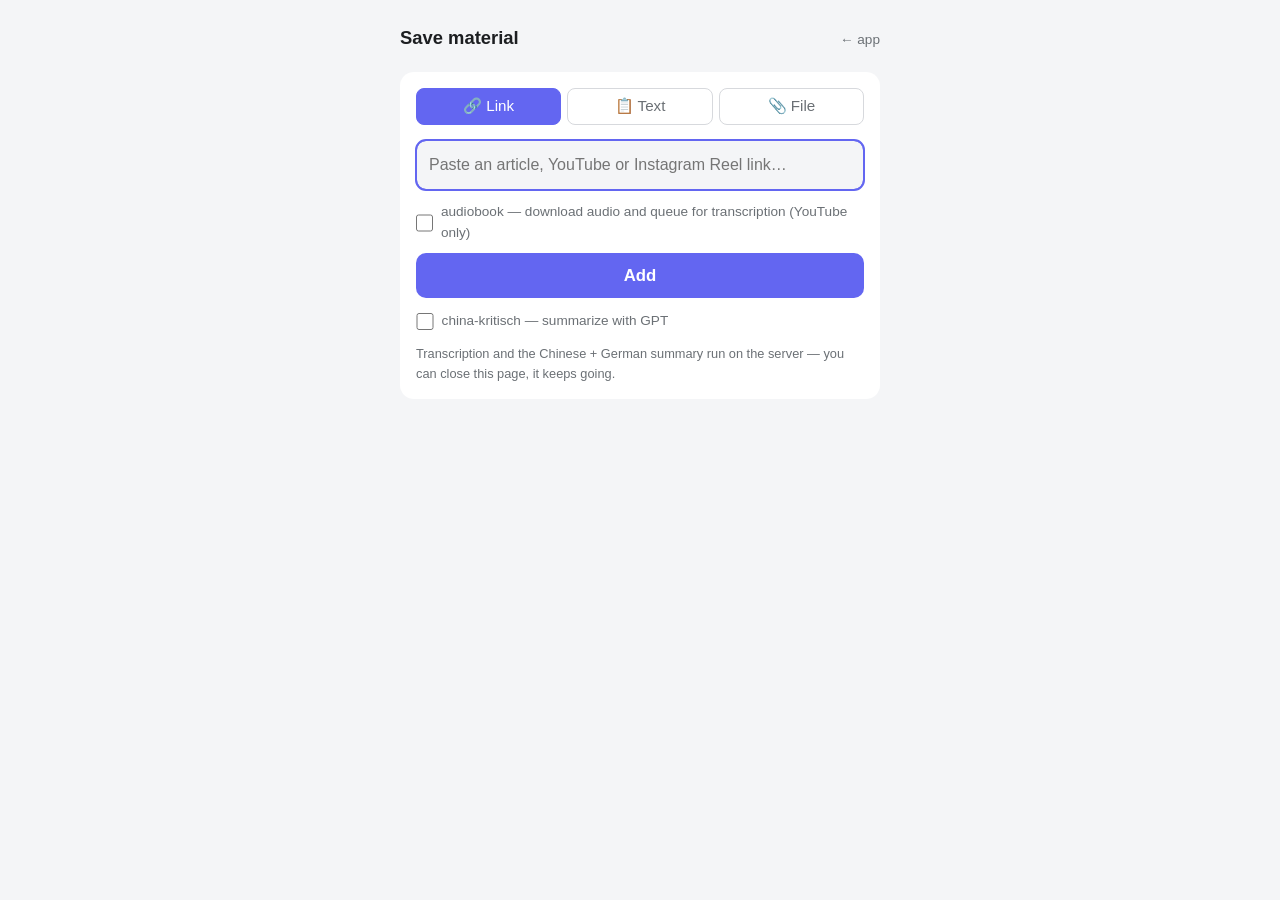
<file: static/save.html>
<!DOCTYPE html>
<html lang="en">
<head>
<meta charset="utf-8">
<meta name="viewport" content="width=device-width, initial-scale=1, maximum-scale=1, user-scalable=no, viewport-fit=cover">
<script src="/static/nozoom.js?v=1"></script>
<title>Save material</title>
<link rel="icon" href="/static/logo.svg" type="image/svg+xml">
<link rel="apple-touch-icon" href="/static/logo.svg">
<!-- Saved to the iPhone home screen this opens without Safari's chrome (#681). -->
<meta name="apple-mobile-web-app-capable" content="yes">
<meta name="apple-mobile-web-app-title" content="Save">
<meta name="theme-color" content="#6366f1">
<style>
  :root { color-scheme: light dark; --bg:#f4f5f7; --card:#fff; --fg:#1c1e21; --muted:#6b7075;
          --line:#d7d9dd; --accent:#6366f1; --ok:#1f7a44; --err:#a3232b;
          --ok-bg:#e6f4ec; --err-bg:#fdecee; }
  @media (prefers-color-scheme: dark) {
    :root { --bg:#16181c; --card:#232629; --fg:#e6e6e6; --muted:#9aa0a6;
            --line:#3a3d42; --ok:#6ed49b; --err:#ff9ba1;
            --ok-bg:#1d3328; --err-bg:#3a2326; }
  }
  * { box-sizing: border-box; }
  body {
    margin: 0; min-height: 100vh; padding: 1.5rem 1rem calc(1.5rem + env(safe-area-inset-bottom));
    font: 16px/1.5 -apple-system, BlinkMacSystemFont, "Segoe UI", sans-serif;
    background: var(--bg); color: var(--fg);
  }
  main { max-width: 480px; margin: 0 auto; }
  header { display: flex; align-items: baseline; justify-content: space-between; margin-bottom: 1.25rem; }
  h1 { margin: 0; font-size: 1.15rem; }
  header a { color: var(--muted); font-size: .85rem; text-decoration: none; }
  .card { padding: 1rem; border-radius: 14px; background: var(--card); }
  .tabs { display: flex; gap: .4rem; margin-bottom: .9rem; }
  .tabs button {
    flex: 1; padding: .55rem; font-size: .95rem; color: var(--muted);
    background: transparent; border: 1px solid var(--line); border-radius: 8px; cursor: pointer;
  }
  .tabs button[aria-pressed=true] { color: #fff; background: var(--accent); border-color: var(--accent); }
  input[type=text], textarea {
    display: block; width: 100%; padding: .75rem;
    /* iOS zooms the page in when a focused field is under 16px */
    font: inherit; font-size: 1rem; color: inherit;
    border: 1px solid var(--line); border-radius: 10px; background: var(--bg);
  }
  input[type=text]:focus, textarea:focus { outline: 2px solid var(--accent); outline-offset: -1px; border-color: var(--accent); }
  textarea { min-height: 9rem; resize: vertical; margin-top: .5rem; }
  button.go {
    width: 100%; padding: .8rem; margin-top: .6rem;
    font-size: 1.05rem; font-weight: 600;
    color: #fff; background: var(--accent); border: 0; border-radius: 10px; cursor: pointer;
  }
  button.go:active { filter: brightness(.92); }
  ul { list-style: none; margin: 1rem 0 0; padding: 0; }
  li {
    padding: .6rem .8rem; margin-bottom: .4rem; border-radius: 10px;
    background: var(--card); font-size: .9rem;
  }
  li .what { display: block; font-weight: 600; overflow-wrap: anywhere; }
  li .msg { color: var(--muted); overflow-wrap: anywhere; }
  li.done { background: var(--ok-bg); } li.done .msg { color: var(--ok); }
  li.error { background: var(--err-bg); } li.error .msg { color: var(--err); }
  .hint { margin: .8rem 0 0; font-size: .8rem; color: var(--muted); }
  .china { display: flex; align-items: center; gap: .5rem; margin-top: .8rem;
           font-size: .85rem; color: var(--muted); cursor: pointer; }
  .china input { width: 1.1rem; height: 1.1rem; margin: 0; }
</style>
</head>
<body>
<main>
  <header>
    <h1>Save material</h1>
    <a href="/">← app</a>
  </header>

  <div class="card">
    <div class="tabs">
      <button id="tab-link" aria-pressed="true">🔗 Link</button>
      <button id="tab-text" aria-pressed="false">📋 Text</button>
      <button id="tab-file" aria-pressed="false">📎 File</button>
    </div>

    <div id="pane-link">
      <input type="text" id="url" placeholder="Paste an article, YouTube or Instagram Reel link…"
             inputmode="url" autocomplete="off" autocapitalize="none"
             autocorrect="off" spellcheck="false" enterkeyhint="done" autofocus>
      <!-- #1054: YouTube audiobooks have no caption track at all — this
           routes the link to downloading the audio and queueing local ASR
           transcription instead. Only meaningful for YouTube links. -->
      <label class="china"><input type="checkbox" id="audiobook">
        audiobook — download audio and queue for transcription (YouTube only)</label>
      <button class="go" id="go-link">Add</button>
    </div>

    <div id="pane-text" style="display:none">
      <textarea id="text" placeholder="Paste the article body…" style="margin-top:0"></textarea>
      <!-- #833: all optional. Whatever is left blank the server reads out of
           the pasted body itself with one cheap AI call, so on the phone the
           usual move is "paste the text, hit Add" and nothing else. -->
      <input type="text" id="source-url" placeholder="Original link (optional)"
             inputmode="url" autocomplete="off" autocapitalize="none"
             autocorrect="off" spellcheck="false" style="margin-top:.5rem">
      <input type="text" id="title" placeholder="Title (optional — read from the text)"
             autocomplete="off" style="margin-top:.5rem">
      <input type="text" id="author" placeholder="Author (optional — read from the text)"
             autocomplete="off" style="margin-top:.5rem">
      <button class="go" id="go-text">Add</button>
    </div>

    <!-- #835: .txt / .md / .pdf / .docx go through the very same
         ingest_text() the paste box uses; only the source differs. #1068:
         .mp3 / .m4a / .wav are a different shape of material (no text yet,
         they get queued for transcription) but share this tab and this file
         picker since it's the same gesture ("I have a file"). -->
    <div id="pane-file" style="display:none">
      <input type="file" id="file" accept=".txt,.md,.markdown,.pdf,.docx,.mp3,.m4a,.wav">
      <input type="text" id="file-source-url" placeholder="Original link (optional)"
             inputmode="url" autocomplete="off" autocapitalize="none"
             autocorrect="off" spellcheck="false" style="margin-top:.5rem">
      <input type="text" id="file-title" placeholder="Title (optional — filename is used)"
             autocomplete="off" style="margin-top:.5rem">
      <input type="text" id="file-author" placeholder="Author (optional — read from the text)"
             autocomplete="off" style="margin-top:.5rem">
      <button class="go" id="go-file">Add</button>
    </div>

    <!-- #731: DeepSeek waters down China-critical material without saying so,
         so this flag makes the server's API summary fallback use GPT instead.
         Shared by both tabs and cleared after every submit — the cheap model
         is right for almost everything, and a sticky box would quietly spend
         GPT money on all of it. -->
    <label class="china"><input type="checkbox" id="china"> china-kritisch — summarize with GPT</label>

    <p class="hint" id="hint">Transcription and the Chinese + German summary run on the
      server — you can close this page, it keeps going.</p>
  </div>

  <ul id="queue"></ul>
</main>

<script src="/static/shared.js?v=7"></script>
<script>
  // Standalone knowledge-base page (#681), the /add counterpart for material.
  // Deliberately does NOT load app.js — the point is a link that opens
  // instantly on the phone when sharing an article from another app. All the
  // real work goes through ingestKnowledge() in shared.js, so this page and
  // the app's Knowledge tab can never drift apart.
  const items = [];   // newest first
  const queue = document.getElementById('queue');
  const url = document.getElementById('url');
  const title = document.getElementById('title');
  const author = document.getElementById('author');
  const sourceUrl = document.getElementById('source-url');
  const text = document.getElementById('text');

  const TABS = ['link', 'text', 'file'];
  const FOCUS = { link: url, text: text, file: null };
  for (const t of TABS) {
    document.getElementById(`tab-${t}`).onclick = () => {
      for (const other of TABS) {
        document.getElementById(`tab-${other}`).setAttribute('aria-pressed', String(other === t));
        document.getElementById(`pane-${other}`).style.display = other === t ? '' : 'none';
      }
      // The file picker gets no autofocus — focusing it does nothing useful
      // and on iOS can pop the picker open unasked.
      FOCUS[t]?.focus();
    };
  }

  function render() {
    queue.replaceChildren(...items.map(it => {
      const li = document.createElement('li');
      li.className = it.state;
      const w = document.createElement('span');
      w.className = 'what';
      w.textContent = it.what;
      const m = document.createElement('span');
      m.className = 'msg';
      m.textContent = it.text;
      li.append(w, m);
      return li;
    }));
  }

  const china = document.getElementById('china');
  const audiobook = document.getElementById('audiobook');

  // ingestKnowledge()'s confirmFn (#1054): this page is deliberately
  // self-contained (no app.js), so a plain native confirm() is the "existing
  // prompting style" here rather than pulling in a second modal system.
  async function confirmLongAudiobook(res) {
    const hours = res.duration_seconds != null ? (res.duration_seconds / 3600).toFixed(1) : null;
    const length = hours ? `${hours}h long` : 'of unknown length';
    return confirm(
      `"${res.title || 'This video'}" is ${length} — downloading its audio and ` +
      `transcribing it can take a long time and a few hundred MB of disk space. Continue?`
    );
  }

  async function submit(payload, what, confirmFn) {
    // Clear immediately — the next link can be pasted while this one runs.
    const item = { what, state: 'running', text: 'Adding…' };
    items.unshift(item);
    render();
    try {
      const res = await ingestKnowledge(payload, confirmFn);
      if (res?.status === 'cancelled') {
        item.state = 'done';
        item.text = 'Cancelled.';
        render();
        return;
      }
      item.state = 'done';
      item.text = res?.status === 'already_exists'
        ? 'Already in your library.'
        : res?.queued
          ? '✓ added — audio downloaded, queued for transcription'
          : '✓ added — processing on the server';
    } catch (e) {
      // Paywalled/JS-only pages fail extraction on purpose rather than storing
      // a stub; the Text tab is the way out, so point at it.
      item.state = 'error';
      item.text = (e.message || 'Failed') + ' — try the 📋 Text tab.';
    }
    render();
  }

  document.getElementById('go-link').onclick = () => {
    const v = url.value.trim();
    if (!v) return;
    const as_audiobook = audiobook.checked;
    url.value = '';
    url.focus();
    submit({ url: v, china_critical: china.checked, as_audiobook },
            v, as_audiobook ? confirmLongAudiobook : undefined);
    china.checked = false;
    audiobook.checked = false;
  };
  url.addEventListener('keydown', e => {
    if (e.key === 'Enter') document.getElementById('go-link').click();
  });

  document.getElementById('go-text').onclick = () => {
    const body = text.value.trim();
    if (!body) return;
    const payload = {
      text: body,
      title: title.value.trim(),
      author: author.value.trim(),
      source_url: sourceUrl.value.trim(),
      china_critical: china.checked,
    };
    // The queue line needs a label right now, before the server has told us
    // what it read out of the text — first line of the body is the honest
    // stand-in for "the thing I just pasted".
    const label = payload.title || body.split('\n').map(l => l.trim()).find(l => l) || 'Pasted text';
    for (const el of [title, author, sourceUrl, text]) el.value = '';
    text.focus();
    submit(payload, label);
    china.checked = false;
  };

  // #1068: audio files skip text extraction entirely (there is no text yet
  // — that's what the queued transcription produces) and go through
  // ingestKnowledgeAudio() instead, which also reports upload progress —
  // a several-hundred-MB audiobook with no feedback looks exactly like a
  // hang.
  const AUDIO_EXTS = ['.mp3', '.m4a', '.wav'];
  function isAudioFile(name) {
    const lower = (name || '').toLowerCase();
    return AUDIO_EXTS.some(ext => lower.endsWith(ext));
  }

  const fileInput = document.getElementById('file');
  document.getElementById('go-file').onclick = async () => {
    const f = fileInput.files?.[0];
    if (!f) return;
    const fields = {
      title: document.getElementById('file-title').value.trim(),
      author: document.getElementById('file-author').value.trim(),
      source_url: document.getElementById('file-source-url').value.trim(),
      china_critical: china.checked,
    };
    const item = { what: f.name, state: 'running', text: 'Uploading…' };
    items.unshift(item);
    render();
    for (const id of ['file-title', 'file-author', 'file-source-url']) {
      document.getElementById(id).value = '';
    }
    fileInput.value = '';
    china.checked = false;
    try {
      let res;
      if (isAudioFile(f.name)) {
        // No source_url field on the audio path — an uploaded recording has
        // no "original link", so fields.source_url is simply ignored there.
        res = await ingestKnowledgeAudio(f, fields, (frac) => {
          item.text = `Uploading… ${Math.round(frac * 100)}%`;
          render();
        });
        item.state = 'done';
        item.text = res?.status === 'already_exists'
          ? 'Already in your library.'
          : '✓ uploaded — queued for transcription';
      } else {
        res = await ingestKnowledgeFile(f, fields);
        item.state = 'done';
        item.text = res?.status === 'already_exists'
          ? 'Already in your library.'
          : '✓ added — processing on the server';
      }
    } catch (e) {
      item.state = 'error';
      item.text = e.message || 'Failed';
    }
    render();
  };
</script>
</body>
</html>
</file>
